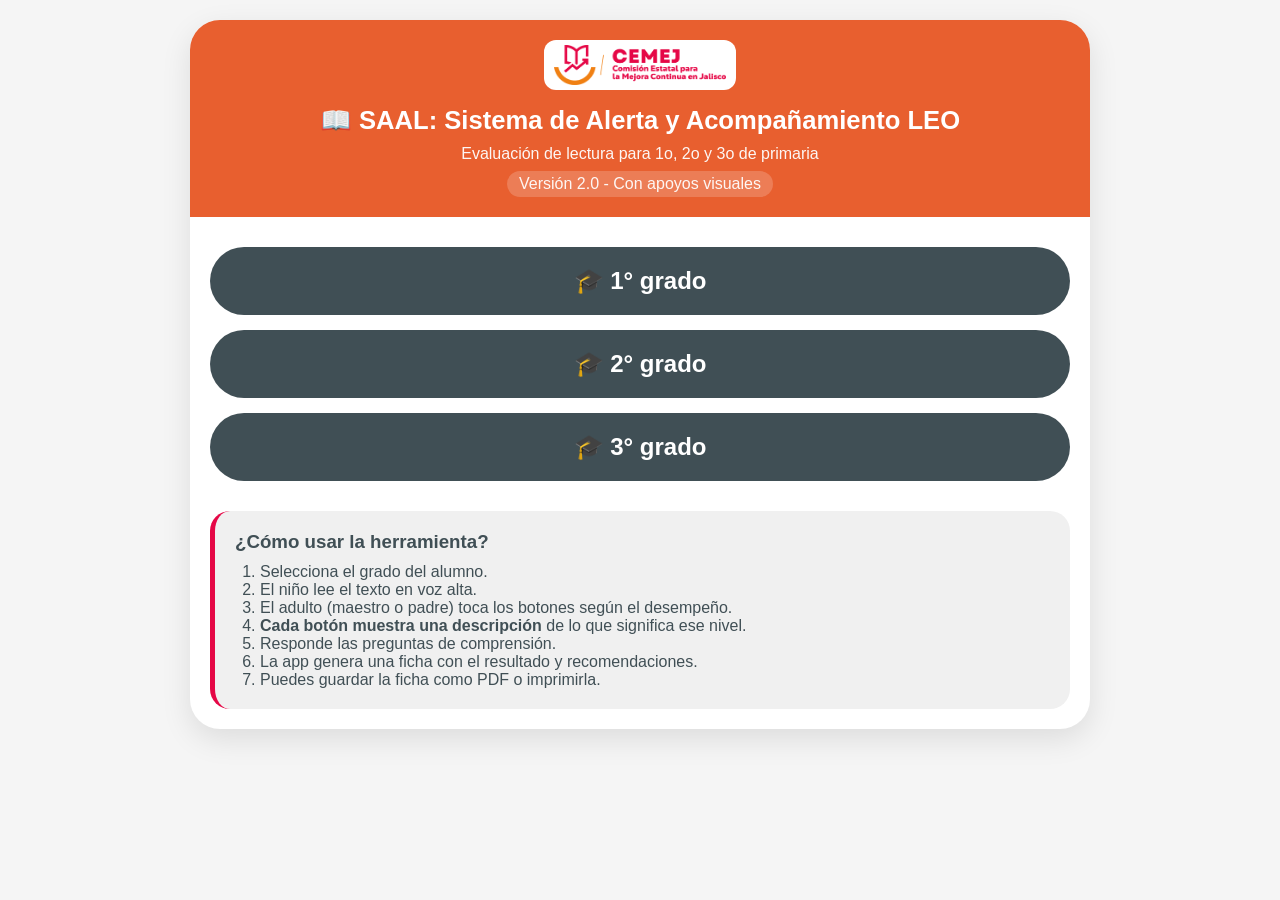
<file: index.html>
<!DOCTYPE html>
<html lang="es">
<head>
    <meta charset="UTF-8">
    <meta name="viewport" content="width=device-width, initial-scale=1.0, viewport-fit=cover">
    <title>SAAL V2 - Evaluación de Lectura</title>
    <link rel="stylesheet" href="css/estilo.css">
    <link rel="manifest" href="manifest.json">
    <meta name="theme-color" content="#e85f2f">
</head>
<body>
    <div class="container">
        <div class="header">
            <div class="logos">
                <img src="assets/cemej.png" alt="CEMEJ" class="logo-cemej" onerror="this.style.display='none'">
            </div>
            <h1>📖 SAAL: Sistema de Alerta y Acompañamiento LEO</h1>
            <p>Evaluación de lectura para 1o, 2o y 3o de primaria</p>
            <p class="version">Versión 2.0 - Con apoyos visuales</p>
        </div>

        <div class="menu-grados">
            <a href="grado1.html" class="btn-grado">🎓 1° grado</a>
            <a href="grado2.html" class="btn-grado">🎓 2° grado</a>
            <a href="grado3.html" class="btn-grado">🎓 3° grado</a>
        </div>

        <div class="info">
            <h3>¿Cómo usar la herramienta?</h3>
            <ol>
                <li>Selecciona el grado del alumno.</li>
                <li>El niño lee el texto en voz alta.</li>
                <li>El adulto (maestro o padre) toca los botones según el desempeño.</li>
                <li><strong>Cada botón muestra una descripción</strong> de lo que significa ese nivel.</li>
                <li>Responde las preguntas de comprensión.</li>
                <li>La app genera una ficha con el resultado y recomendaciones.</li>
                <li>Puedes guardar la ficha como PDF o imprimirla.</li>
            </ol>
        </div>
    </div>
    <script>
        if ('serviceWorker' in navigator) {
            navigator.serviceWorker.register('sw.js')
            .then(() => console.log('Service Worker registrado'))
            .catch(err => console.log('Error SW:', err));
        }
    </script>
</body>
</html>
</file>
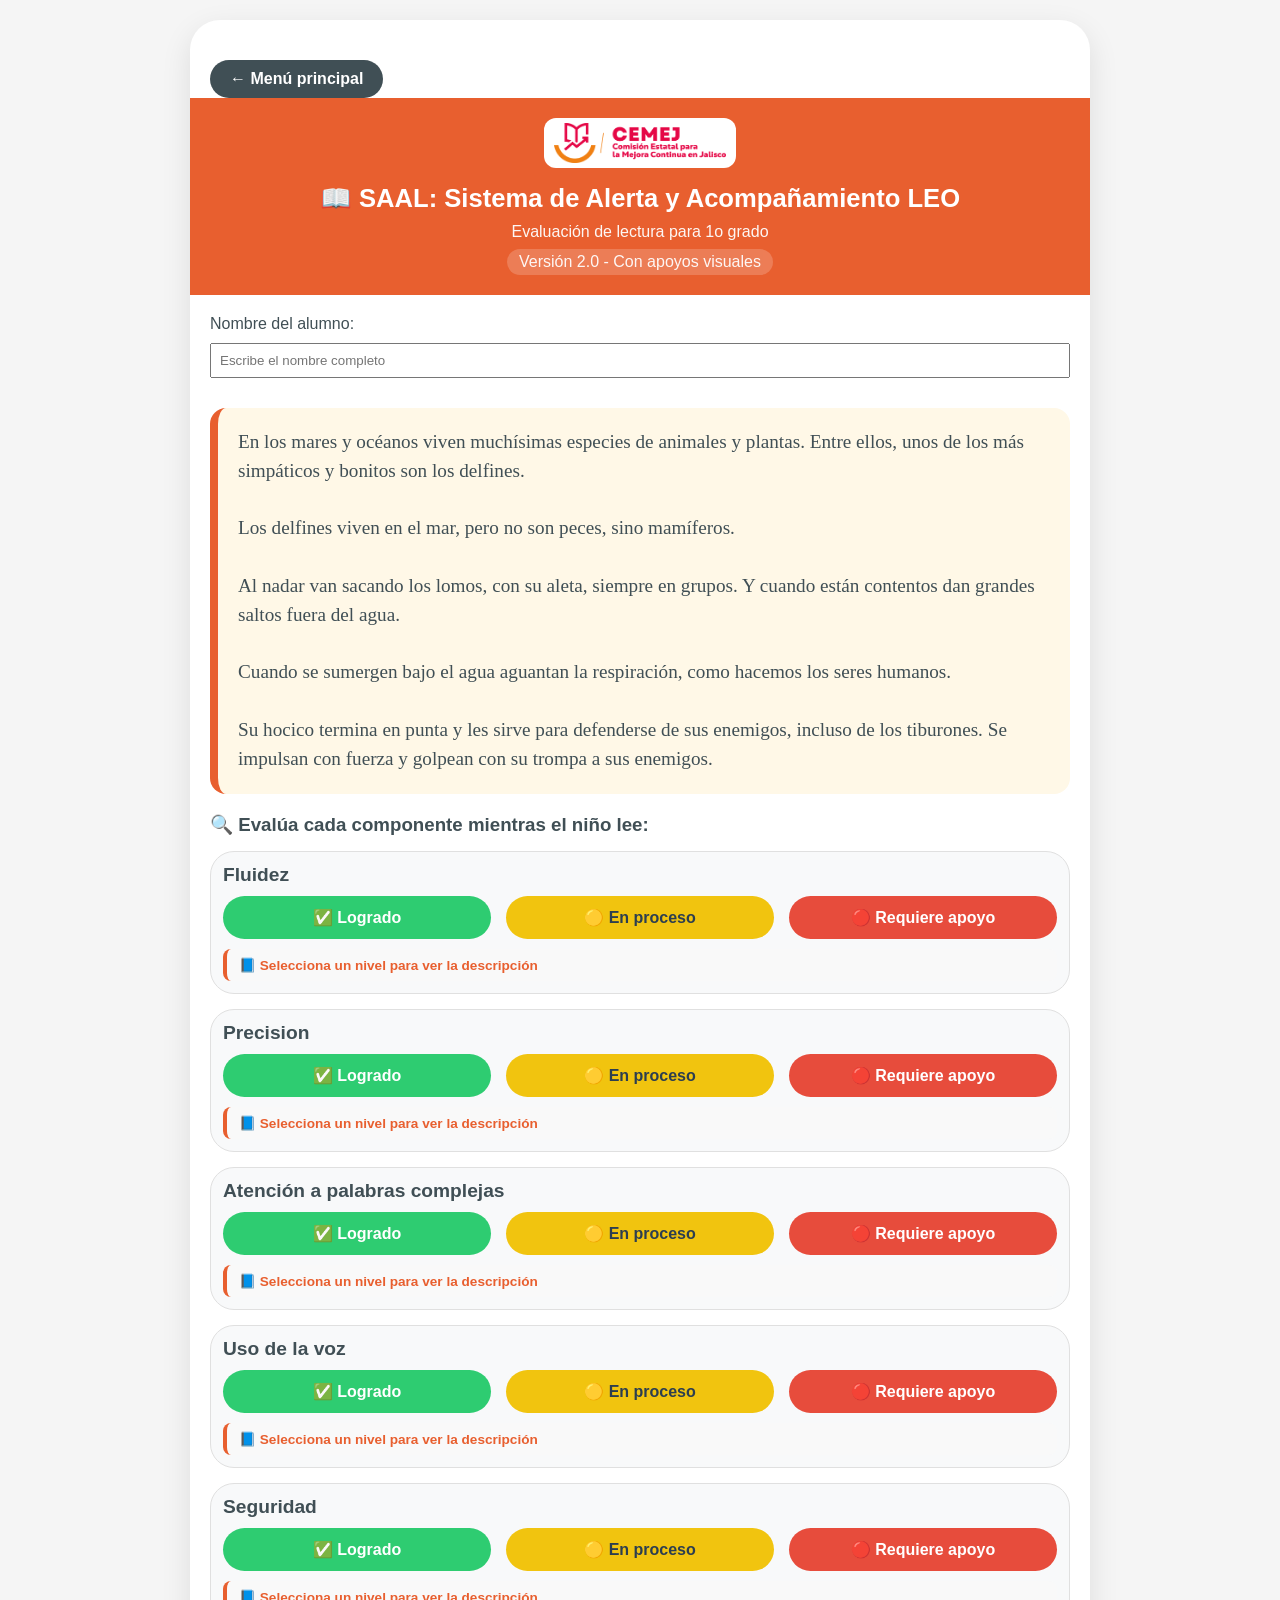
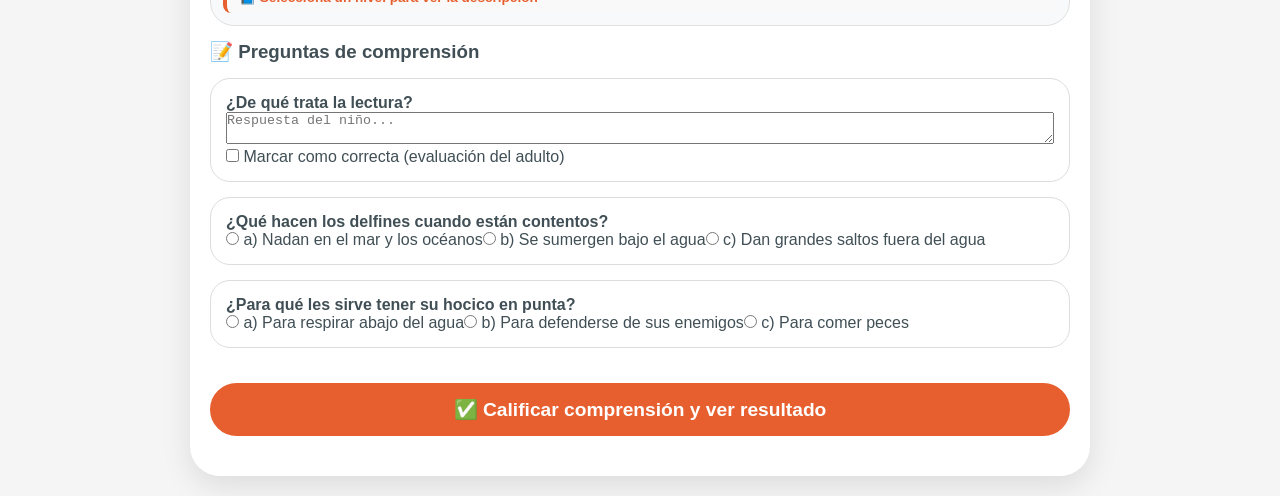
<file: grado1.html>
<!DOCTYPE html>
<html lang="es">
<head>
    <meta charset="UTF-8">
    <meta name="viewport" content="width=device-width, initial-scale=1.0">
    <title>SAAL V2 - Evaluar 1° grado</title>
    <link rel="stylesheet" href="css/estilo.css">
</head>
<body>
<div class="container">
    <a href="index.html" class="boton-regresar">← Menú principal</a>
    <div class="header">
        <div class="logos">
            <img src="assets/cemej.png" alt="CEMEJ" class="logo-cemej" onerror="this.style.display='none'">
        </div>
        <h1>📖 SAAL: Sistema de Alerta y Acompañamiento LEO</h1>
        <p>Evaluación de lectura para 1o grado</p>
        <p class="version">Versión 2.0 - Con apoyos visuales</p>
    </div>

    <label>Nombre del alumno: 
        <input type="text" id="nombreAlumno" placeholder="Escribe el nombre completo" style="width:100%; padding:8px; margin:10px 0;">
    </label>

    <div class="texto-lectura" id="textoLectura"></div>

    <h3>🔍 Evalúa cada componente mientras el niño lee:</h3>
    <div id="componentes"></div>

    <h3>📝 Preguntas de comprensión</h3>
    <div id="preguntas"></div>

    <button class="boton-calcular" id="btnCalcular">✅ Calificar comprensión y ver resultado</button>

    <div id="resultado-box" style="display:none;" class="resultado-final">
        <p>Puntaje total: <strong id="puntaje-total"></strong> / 18</p>
        <p id="nivel-general"></p>
        <button class="boton-ficha" id="btnGenerarFicha">📄 Generar ficha diagnóstica</button>
    </div>

    <div id="ficha-area" style="display:none;" class="ficha-diagnostico">
        <div id="ficha-contenido"></div>
        <button onclick="window.print();" class="boton-ficha">🖨️ Guardar como PDF / Imprimir</button>
    </div>
</div>

<script src="js/datos.js"></script>
<script src="js/evaluacion.js"></script>
<script>
    const grado = 1;
    document.getElementById("textoLectura").innerText = textos[grado];

    const componentes = ["fluidez", "precision", "atencionPalabras", "usoVoz", "seguridad"];
    
    let htmlComp = "";
    componentes.forEach(comp => {
        let nombreMostrar = comp.charAt(0).toUpperCase() + comp.slice(1);
        if (comp === "atencionPalabras") nombreMostrar = "Atención a palabras complejas";
        if (comp === "usoVoz") nombreMostrar = "Uso de la voz";
        
        htmlComp += `
            <div class="componente" id="comp-${comp}">
                <h3>${nombreMostrar}</h3>
                <div class="botones-nivel">
                    <button class="btn-nivel" data-componente="${comp}" data-nivel="3">✅ Logrado</button>
                    <button class="btn-nivel" data-componente="${comp}" data-nivel="2">🟡 En proceso</button>
                    <button class="btn-nivel" data-componente="${comp}" data-nivel="1">🔴 Requiere apoyo</button>
                </div>
                <div class="descripcion-nivel" id="desc-${comp}">
                    <span>📘 Selecciona un nivel para ver la descripción</span>
                </div>
            </div>
        `;
    });
    document.getElementById("componentes").innerHTML = htmlComp;

    const preg = preguntasComprension[grado];
    let htmlPreg = "";
    for (let i = 0; i < preg.length; i++) {
        if (preg[i].tipo === "abierta") {
            htmlPreg += `<div class="pregunta"><p><strong>${preg[i].texto}</strong></p>
            <textarea rows="2" style="width:100%" id="abierta_${i}" placeholder="Respuesta del niño..."></textarea>
            <label><input type="checkbox" id="check_abierta_${i}"> Marcar como correcta (evaluación del adulto)</label>
            </div>`;
        } else {
            htmlPreg += `<div class="pregunta"><p><strong>${preg[i].texto}</strong></p>`;
            preg[i].opciones.forEach((op, idx) => {
                htmlPreg += `<label><input type="radio" name="preg${i}" value="${idx}"> ${op}</label>`;
            });
            htmlPreg += `</div>`;
        }
    }
    document.getElementById("preguntas").innerHTML = htmlPreg;

    document.querySelectorAll(".btn-nivel").forEach(btn => {
        btn.addEventListener("click", function() {
            let comp = this.getAttribute("data-componente");
            let nivel = this.getAttribute("data-nivel");
            seleccionarNivel(comp, nivel);
            
            let descDiv = document.getElementById(`desc-${comp}`);
            if (descDiv && descripcionesRubrica[comp] && descripcionesRubrica[comp][nivel]) {
                let nivelTexto = nivel === '3' ? 'Logrado' : (nivel === '2' ? 'En proceso' : 'Requiere apoyo');
                descDiv.innerHTML = `<span>📘 ${nivelTexto}:</span> ${descripcionesRubrica[comp][nivel]}`;
            }
        });
    });

    document.getElementById("btnCalcular").addEventListener("click", function() {
        let faltan = false;
        for (let c of componentes) {
            if (puntajesActuales[c] === 0) faltan = true;
        }
        if (faltan) {
            alert("Por favor evalúa todos los componentes de lectura (Fluidez, Precisión, Atención, Voz y Seguridad).");
            return;
        }
        verificarComprension(grado);
    });

    function generarFichaDirecta() {
        let nombre = document.getElementById("nombreAlumno").value.trim();
        if (nombre === "") {
            alert("Escribe el nombre del alumno primero.");
            return;
        }
        generarFicha(nombre, grado);
    }

    document.getElementById("btnGenerarFicha").addEventListener("click", generarFichaDirecta);
</script>
</body>
</html>
</file>
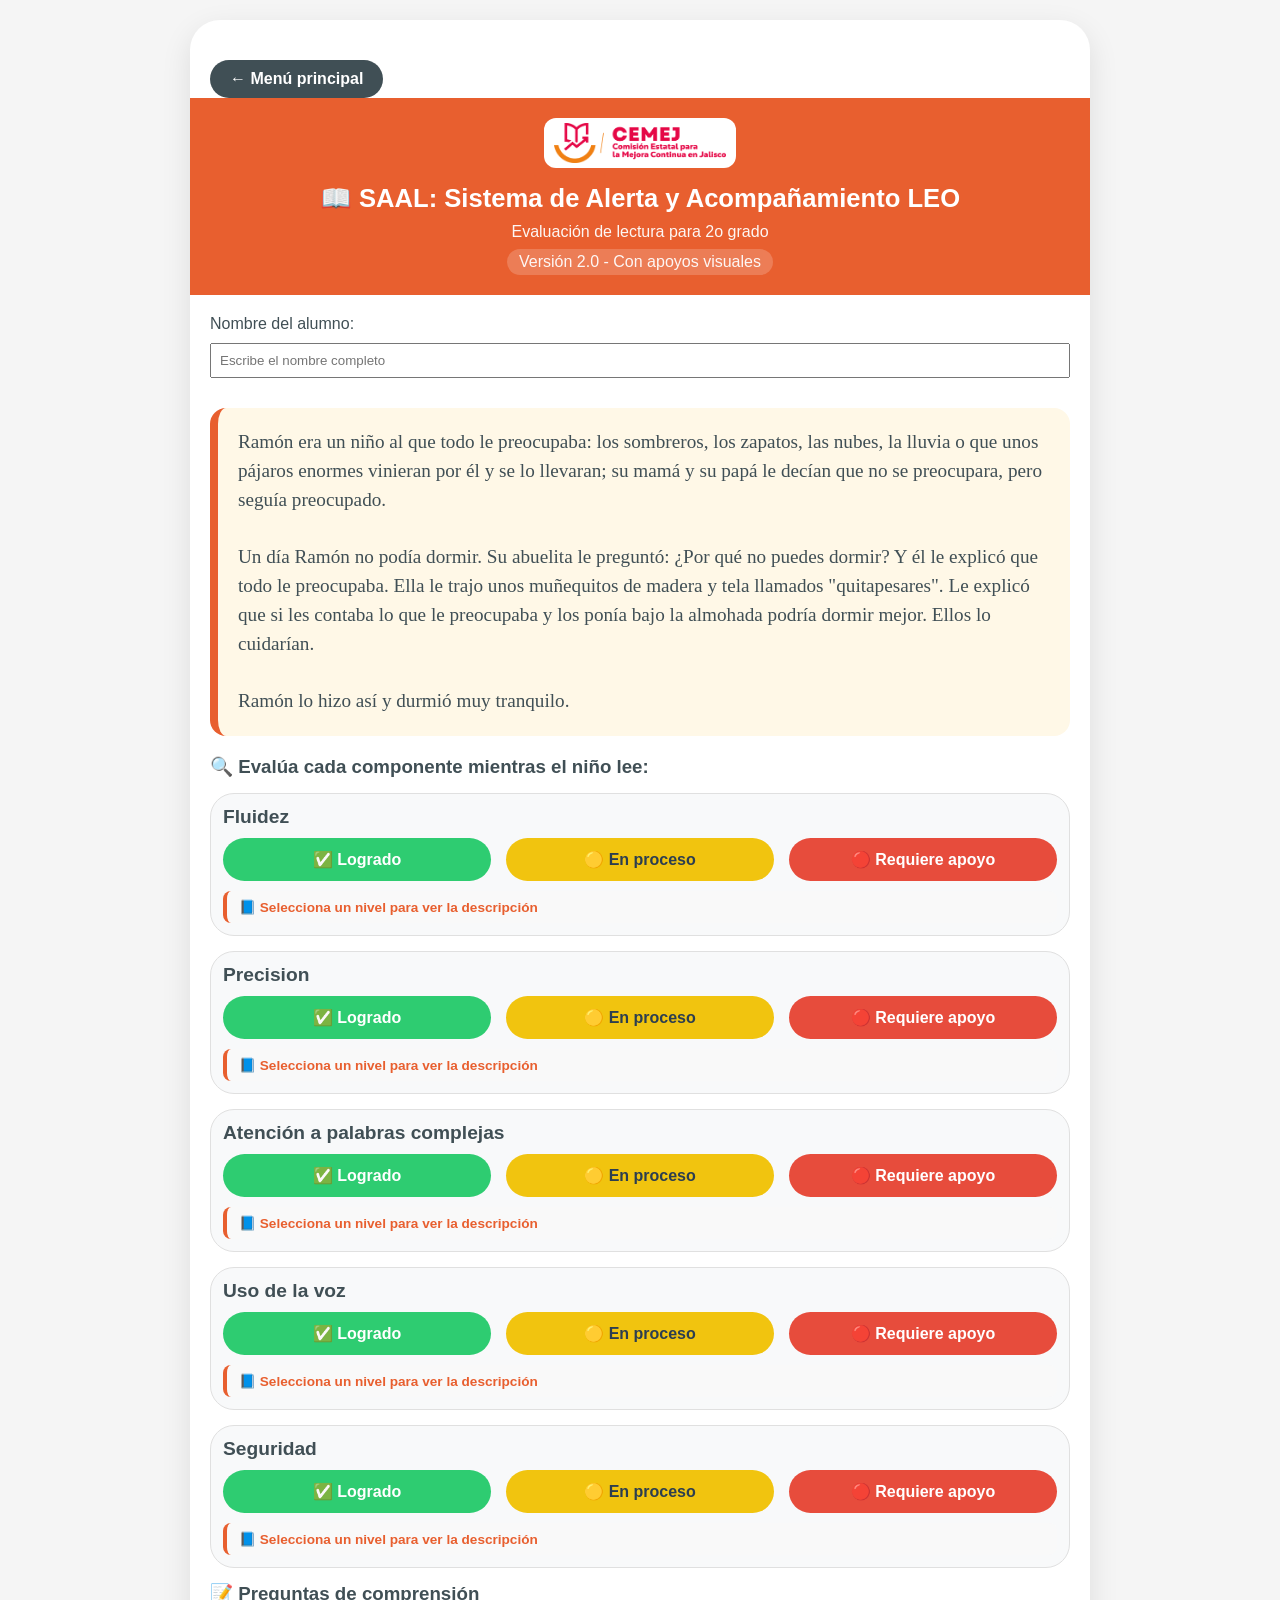
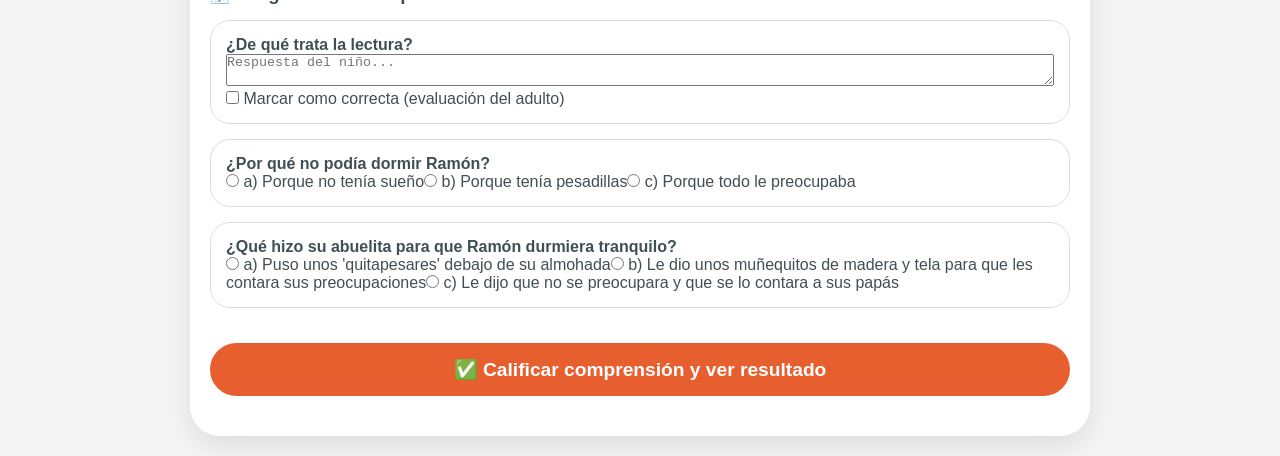
<file: grado2.html>
<!DOCTYPE html>
<html lang="es">
<head>
    <meta charset="UTF-8">
    <meta name="viewport" content="width=device-width, initial-scale=1.0">
    <title>SAAL V2 - Evaluar 2° grado</title>
    <link rel="stylesheet" href="css/estilo.css">
</head>
<body>
<div class="container">
    <a href="index.html" class="boton-regresar">← Menú principal</a>
    <div class="header">
        <div class="logos">
            <img src="assets/cemej.png" alt="CEMEJ" class="logo-cemej" onerror="this.style.display='none'">
        </div>
        <h1>📖 SAAL: Sistema de Alerta y Acompañamiento LEO</h1>
        <p>Evaluación de lectura para 2o grado</p>
        <p class="version">Versión 2.0 - Con apoyos visuales</p>
    </div>

    <label>Nombre del alumno: 
        <input type="text" id="nombreAlumno" placeholder="Escribe el nombre completo" style="width:100%; padding:8px; margin:10px 0;">
    </label>

    <div class="texto-lectura" id="textoLectura"></div>

    <h3>🔍 Evalúa cada componente mientras el niño lee:</h3>
    <div id="componentes"></div>

    <h3>📝 Preguntas de comprensión</h3>
    <div id="preguntas"></div>

    <button class="boton-calcular" id="btnCalcular">✅ Calificar comprensión y ver resultado</button>

    <div id="resultado-box" style="display:none;" class="resultado-final">
        <p>Puntaje total: <strong id="puntaje-total"></strong> / 18</p>
        <p id="nivel-general"></p>
        <button class="boton-ficha" id="btnGenerarFicha">📄 Generar ficha diagnóstica</button>
    </div>

    <div id="ficha-area" style="display:none;" class="ficha-diagnostico">
        <div id="ficha-contenido"></div>
        <button onclick="window.print();" class="boton-ficha">🖨️ Guardar como PDF / Imprimir</button>
    </div>
</div>

<script src="js/datos.js"></script>
<script src="js/evaluacion.js"></script>
<script>
    const grado = 2;
    document.getElementById("textoLectura").innerText = textos[grado];

    const componentes = ["fluidez", "precision", "atencionPalabras", "usoVoz", "seguridad"];
    
    let htmlComp = "";
    componentes.forEach(comp => {
        let nombreMostrar = comp.charAt(0).toUpperCase() + comp.slice(1);
        if (comp === "atencionPalabras") nombreMostrar = "Atención a palabras complejas";
        if (comp === "usoVoz") nombreMostrar = "Uso de la voz";
        
        htmlComp += `
            <div class="componente" id="comp-${comp}">
                <h3>${nombreMostrar}</h3>
                <div class="botones-nivel">
                    <button class="btn-nivel" data-componente="${comp}" data-nivel="3">✅ Logrado</button>
                    <button class="btn-nivel" data-componente="${comp}" data-nivel="2">🟡 En proceso</button>
                    <button class="btn-nivel" data-componente="${comp}" data-nivel="1">🔴 Requiere apoyo</button>
                </div>
                <div class="descripcion-nivel" id="desc-${comp}">
                    <span>📘 Selecciona un nivel para ver la descripción</span>
                </div>
            </div>
        `;
    });
    document.getElementById("componentes").innerHTML = htmlComp;

    const preg = preguntasComprension[grado];
    let htmlPreg = "";
    for (let i = 0; i < preg.length; i++) {
        if (preg[i].tipo === "abierta") {
            htmlPreg += `<div class="pregunta"><p><strong>${preg[i].texto}</strong></p>
            <textarea rows="2" style="width:100%" id="abierta_${i}" placeholder="Respuesta del niño..."></textarea>
            <label><input type="checkbox" id="check_abierta_${i}"> Marcar como correcta (evaluación del adulto)</label>
            </div>`;
        } else {
            htmlPreg += `<div class="pregunta"><p><strong>${preg[i].texto}</strong></p>`;
            preg[i].opciones.forEach((op, idx) => {
                htmlPreg += `<label><input type="radio" name="preg${i}" value="${idx}"> ${op}</label>`;
            });
            htmlPreg += `</div>`;
        }
    }
    document.getElementById("preguntas").innerHTML = htmlPreg;

    document.querySelectorAll(".btn-nivel").forEach(btn => {
        btn.addEventListener("click", function() {
            let comp = this.getAttribute("data-componente");
            let nivel = this.getAttribute("data-nivel");
            seleccionarNivel(comp, nivel);
            
            let descDiv = document.getElementById(`desc-${comp}`);
            if (descDiv && descripcionesRubrica[comp] && descripcionesRubrica[comp][nivel]) {
                let nivelTexto = nivel === '3' ? 'Logrado' : (nivel === '2' ? 'En proceso' : 'Requiere apoyo');
                descDiv.innerHTML = `<span>📘 ${nivelTexto}:</span> ${descripcionesRubrica[comp][nivel]}`;
            }
        });
    });

    document.getElementById("btnCalcular").addEventListener("click", function() {
        let faltan = false;
        for (let c of componentes) {
            if (puntajesActuales[c] === 0) faltan = true;
        }
        if (faltan) {
            alert("Por favor evalúa todos los componentes de lectura (Fluidez, Precisión, Atención, Voz y Seguridad).");
            return;
        }
        verificarComprension(grado);
    });

    function generarFichaDirecta() {
        let nombre = document.getElementById("nombreAlumno").value.trim();
        if (nombre === "") {
            alert("Escribe el nombre del alumno primero.");
            return;
        }
        generarFicha(nombre, grado);
    }

    document.getElementById("btnGenerarFicha").addEventListener("click", generarFichaDirecta);
</script>
</body>
</html>
</file>
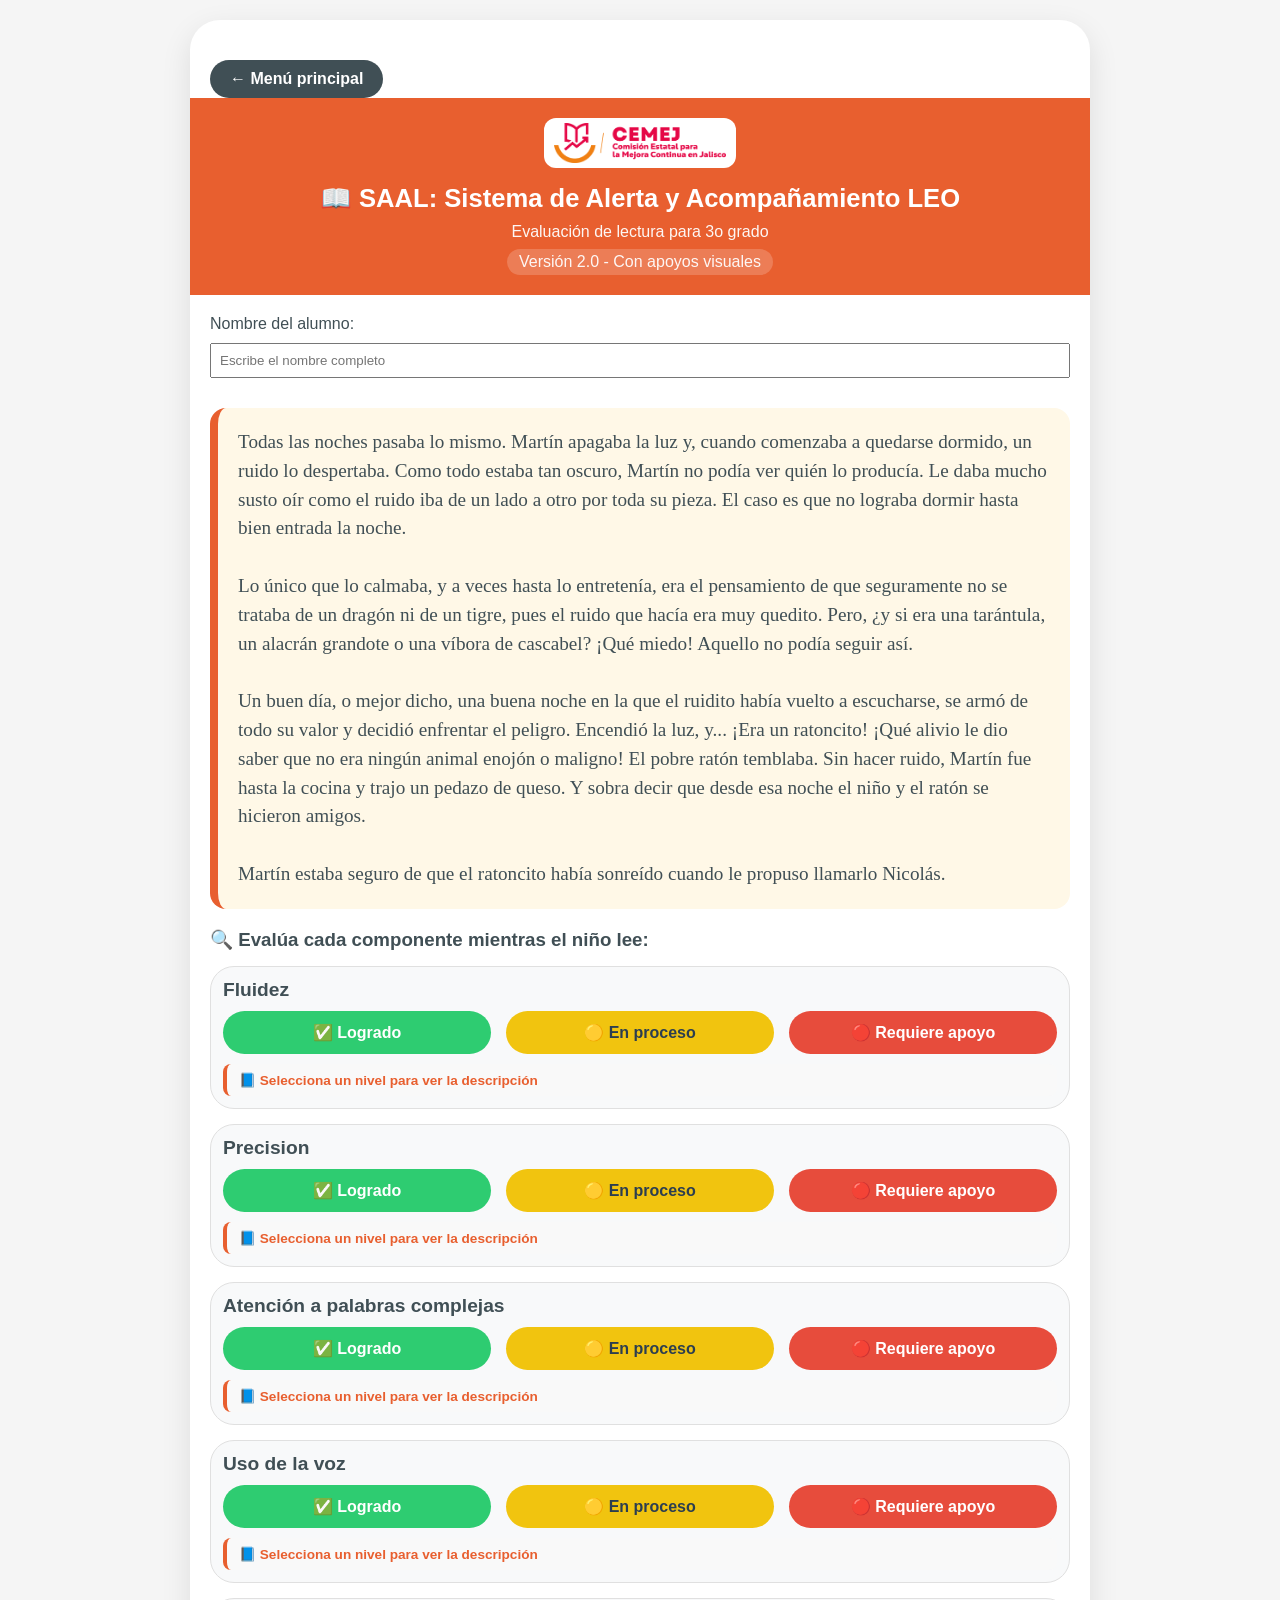
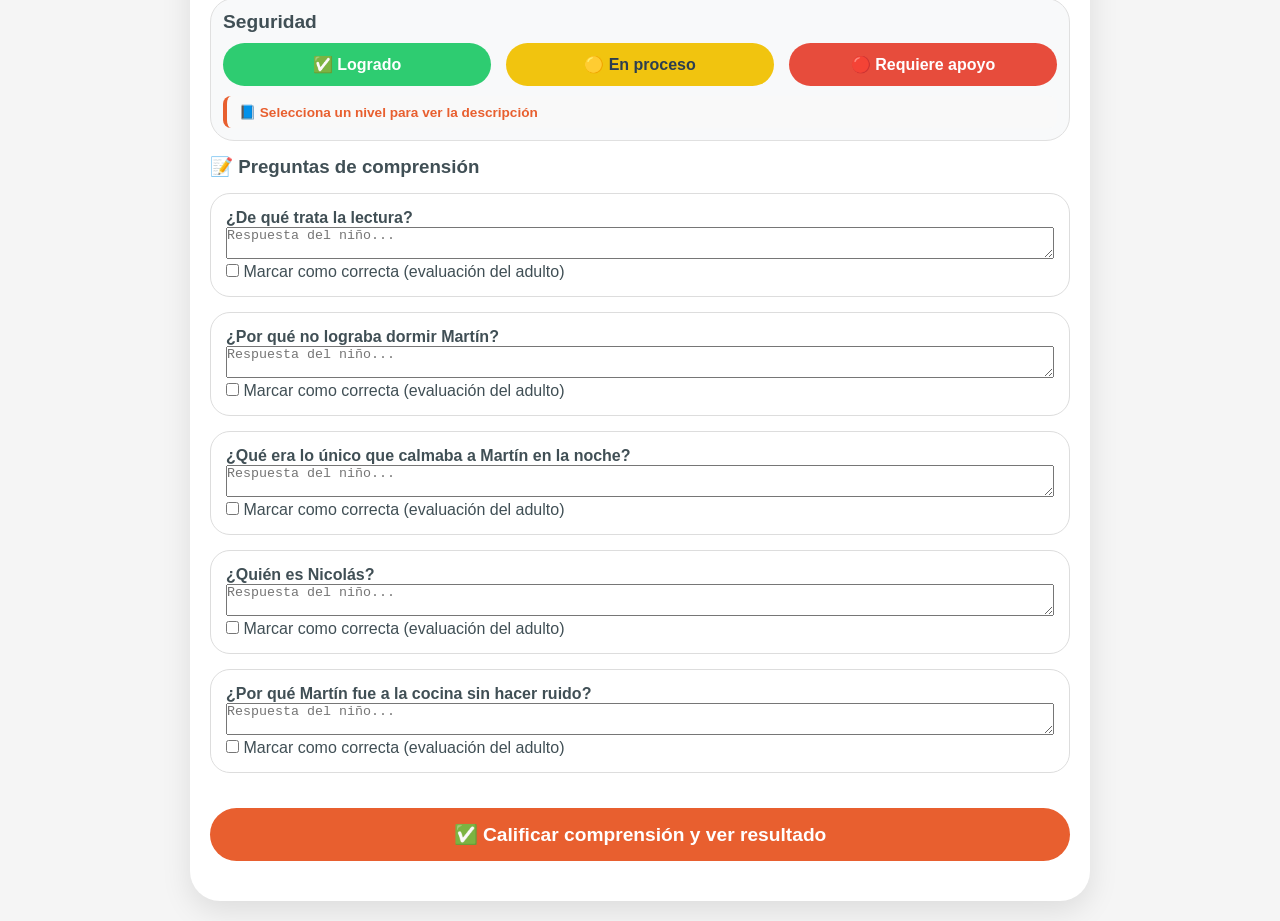
<file: grado3.html>
<!DOCTYPE html>
<html lang="es">
<head>
    <meta charset="UTF-8">
    <meta name="viewport" content="width=device-width, initial-scale=1.0">
    <title>SAAL V2 - Evaluar 3° grado</title>
    <link rel="stylesheet" href="css/estilo.css">
</head>
<body>
<div class="container">
    <a href="index.html" class="boton-regresar">← Menú principal</a>
    <div class="header">
        <div class="logos">
            <img src="assets/cemej.png" alt="CEMEJ" class="logo-cemej" onerror="this.style.display='none'">
        </div>
        <h1>📖 SAAL: Sistema de Alerta y Acompañamiento LEO</h1>
        <p>Evaluación de lectura para 3o grado</p>
        <p class="version">Versión 2.0 - Con apoyos visuales</p>
    </div>

    <label>Nombre del alumno: 
        <input type="text" id="nombreAlumno" placeholder="Escribe el nombre completo" style="width:100%; padding:8px; margin:10px 0;">
    </label>

    <div class="texto-lectura" id="textoLectura"></div>

    <h3>🔍 Evalúa cada componente mientras el niño lee:</h3>
    <div id="componentes"></div>

    <h3>📝 Preguntas de comprensión</h3>
    <div id="preguntas"></div>

    <button class="boton-calcular" id="btnCalcular">✅ Calificar comprensión y ver resultado</button>

    <div id="resultado-box" style="display:none;" class="resultado-final">
        <p>Puntaje total: <strong id="puntaje-total"></strong> / 18</p>
        <p id="nivel-general"></p>
        <button class="boton-ficha" id="btnGenerarFicha">📄 Generar ficha diagnóstica</button>
    </div>

    <div id="ficha-area" style="display:none;" class="ficha-diagnostico">
        <div id="ficha-contenido"></div>
        <button onclick="window.print();" class="boton-ficha">🖨️ Guardar como PDF / Imprimir</button>
    </div>
</div>

<script src="js/datos.js"></script>
<script src="js/evaluacion.js"></script>
<script>
    const grado = 3;
    document.getElementById("textoLectura").innerText = textos[grado];

    const componentes = ["fluidez", "precision", "atencionPalabras", "usoVoz", "seguridad"];
    
    let htmlComp = "";
    componentes.forEach(comp => {
        let nombreMostrar = comp.charAt(0).toUpperCase() + comp.slice(1);
        if (comp === "atencionPalabras") nombreMostrar = "Atención a palabras complejas";
        if (comp === "usoVoz") nombreMostrar = "Uso de la voz";
        
        htmlComp += `
            <div class="componente" id="comp-${comp}">
                <h3>${nombreMostrar}</h3>
                <div class="botones-nivel">
                    <button class="btn-nivel" data-componente="${comp}" data-nivel="3">✅ Logrado</button>
                    <button class="btn-nivel" data-componente="${comp}" data-nivel="2">🟡 En proceso</button>
                    <button class="btn-nivel" data-componente="${comp}" data-nivel="1">🔴 Requiere apoyo</button>
                </div>
                <div class="descripcion-nivel" id="desc-${comp}">
                    <span>📘 Selecciona un nivel para ver la descripción</span>
                </div>
            </div>
        `;
    });
    document.getElementById("componentes").innerHTML = htmlComp;

    const preg = preguntasComprension[grado];
    let htmlPreg = "";
    for (let i = 0; i < preg.length; i++) {
        if (preg[i].tipo === "abierta") {
            htmlPreg += `<div class="pregunta"><p><strong>${preg[i].texto}</strong></p>
            <textarea rows="2" style="width:100%" id="abierta_${i}" placeholder="Respuesta del niño..."></textarea>
            <label><input type="checkbox" id="check_abierta_${i}"> Marcar como correcta (evaluación del adulto)</label>
            </div>`;
        }
    }
    document.getElementById("preguntas").innerHTML = htmlPreg;

    document.querySelectorAll(".btn-nivel").forEach(btn => {
        btn.addEventListener("click", function() {
            let comp = this.getAttribute("data-componente");
            let nivel = this.getAttribute("data-nivel");
            seleccionarNivel(comp, nivel);
            
            let descDiv = document.getElementById(`desc-${comp}`);
            if (descDiv && descripcionesRubrica[comp] && descripcionesRubrica[comp][nivel]) {
                let nivelTexto = nivel === '3' ? 'Logrado' : (nivel === '2' ? 'En proceso' : 'Requiere apoyo');
                descDiv.innerHTML = `<span>📘 ${nivelTexto}:</span> ${descripcionesRubrica[comp][nivel]}`;
            }
        });
    });

    document.getElementById("btnCalcular").addEventListener("click", function() {
        let faltan = false;
        for (let c of componentes) {
            if (puntajesActuales[c] === 0) faltan = true;
        }
        if (faltan) {
            alert("Por favor evalúa todos los componentes de lectura (Fluidez, Precisión, Atención, Voz y Seguridad).");
            return;
        }
        verificarComprension(grado);
    });

    function generarFichaDirecta() {
        let nombre = document.getElementById("nombreAlumno").value.trim();
        if (nombre === "") {
            alert("Escribe el nombre del alumno primero.");
            return;
        }
        generarFicha(nombre, grado);
    }

    document.getElementById("btnGenerarFicha").addEventListener("click", generarFichaDirecta);
</script>
</body>
</html>
</file>
<file: css/estilo.css>
* {
    margin: 0;
    padding: 0;
    box-sizing: border-box;
}

body {
    font-family: 'Segoe UI', Tahoma, Geneva, Verdana, sans-serif;
    background: #f5f5f5;
    padding: 20px;
    color: #404f55;
}

.container {
    max-width: 900px;
    margin: 0 auto;
    background: white;
    border-radius: 30px;
    box-shadow: 0 10px 30px rgba(0,0,0,0.1);
    overflow: hidden;
    padding: 20px;
}

.header {
    text-align: center;
    background: #e85f2f;
    color: white;
    padding: 20px;
    margin: -20px -20px 20px -20px;
}

.header h1 {
    font-size: 1.6rem;
    margin: 10px 0;
}

.header p {
    font-size: 1rem;
    opacity: 0.95;
}

.version {
    font-size: 0.8rem;
    background: rgba(255,255,255,0.2);
    display: inline-block;
    padding: 4px 12px;
    border-radius: 20px;
    margin-top: 8px;
}

.logos {
    display: flex;
    justify-content: center;
    gap: 20px;
    margin-bottom: 15px;
    flex-wrap: wrap;
}

.logo-cemej {
    height: 50px;
    object-fit: contain;
    background: white;
    padding: 5px 10px;
    border-radius: 12px;
}

.menu-grados {
    display: flex;
    flex-direction: column;
    gap: 15px;
    margin: 30px 0;
}

.btn-grado {
    background: #404f55;
    color: white;
    text-decoration: none;
    font-size: 1.5rem;
    padding: 20px;
    text-align: center;
    border-radius: 60px;
    font-weight: bold;
    transition: 0.2s;
}

.btn-grado:hover {
    background: #e85f2f;
    transform: scale(1.02);
}

.info {
    background: #f0f0f0;
    padding: 20px;
    border-radius: 20px;
    margin-top: 20px;
    border-left: 5px solid #e50746;
}

.info ol {
    margin-left: 25px;
    margin-top: 10px;
}

.boton-regresar {
    display: inline-block;
    margin: 20px 0;
    background: #404f55;
    color: white;
    padding: 10px 20px;
    border-radius: 40px;
    text-decoration: none;
    font-weight: bold;
}

.texto-lectura {
    background: #fff8e7;
    border-left: 8px solid #e85f2f;
    padding: 20px;
    font-size: 1.2rem;
    line-height: 1.5;
    margin: 20px 0;
    font-family: 'Georgia', serif;
    border-radius: 16px;
}

.componente {
    background: #f8f9fa;
    margin: 15px 0;
    padding: 12px;
    border-radius: 24px;
    border: 1px solid #e0e0e0;
}

.componente h3 {
    margin-bottom: 10px;
    font-size: 1.2rem;
    color: #404f55;
}

.botones-nivel {
    display: flex;
    gap: 15px;
    justify-content: center;
    flex-wrap: wrap;
}

.btn-nivel {
    flex: 1;
    min-width: 90px;
    padding: 12px;
    border: none;
    border-radius: 50px;
    font-weight: bold;
    font-size: 1rem;
    cursor: pointer;
    transition: 0.1s;
}

.btn-nivel[data-nivel="3"] { background: #2ecc71; color: white; }
.btn-nivel[data-nivel="2"] { background: #f1c40f; color: #2c3e50; }
.btn-nivel[data-nivel="1"] { background: #e74c3c; color: white; }

.btn-nivel.seleccionado {
    box-shadow: 0 0 0 3px #e50746;
    transform: scale(0.98);
}

.descripcion-nivel {
    background: #f9f9f9;
    border-left: 4px solid #e85f2f;
    padding: 8px 12px;
    margin-top: 10px;
    font-size: 0.85rem;
    border-radius: 8px;
    color: #404f55;
    transition: 0.2s;
}

.descripcion-nivel span {
    font-weight: bold;
    color: #e85f2f;
}

.pregunta {
    background: white;
    border: 1px solid #ddd;
    border-radius: 20px;
    padding: 15px;
    margin: 15px 0;
}

.opciones label {
    display: block;
    margin: 8px 0;
    background: #f1f2f6;
    padding: 10px;
    border-radius: 30px;
    cursor: pointer;
}

.boton-calcular, .boton-ficha {
    background: #e85f2f;
    color: white;
    border: none;
    padding: 15px;
    font-size: 1.2rem;
    border-radius: 50px;
    margin: 20px 0;
    width: 100%;
    cursor: pointer;
    font-weight: bold;
}

.resultado-final {
    background: #e8f8f5;
    padding: 20px;
    border-radius: 24px;
    text-align: center;
    margin-top: 15px;
}

.ficha-diagnostico {
    background: white;
    padding: 25px;
    margin-top: 30px;
    border: 2px dashed #e85f2f;
    border-radius: 24px;
}

@media print {
    .boton-regresar, .boton-calcular, .boton-ficha, .botones-nivel, .no-print, .pregunta .opciones input {
        display: none;
    }
    .ficha-diagnostico {
        border: none;
        padding: 0;
    }
    body {
        background: white;
        padding: 0;
    }
}
</file>
